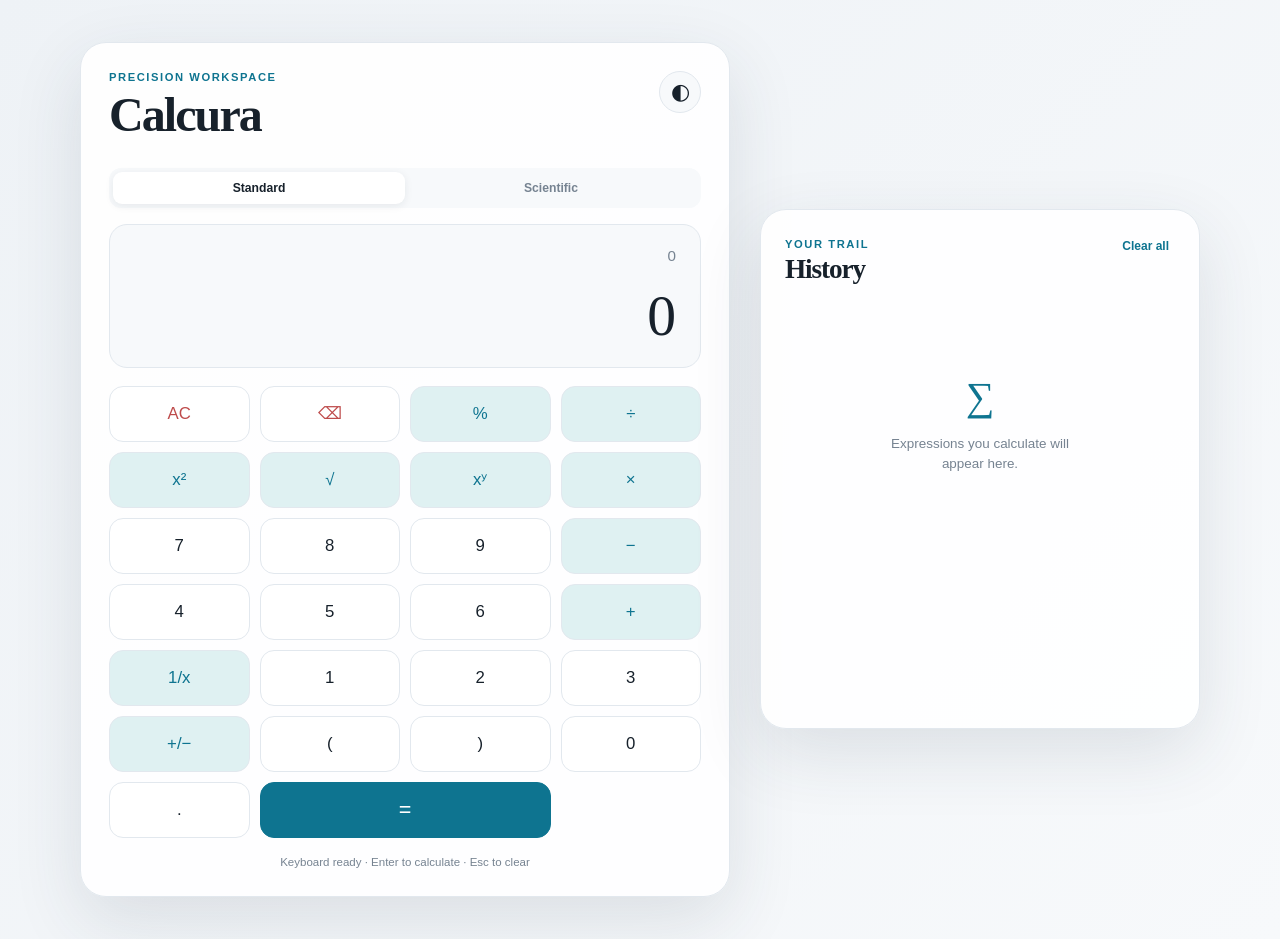
<file: index.html>
<!DOCTYPE html>
<html lang="en">
<head>
    <meta charset="UTF-8">
    <meta name="viewport" content="width=device-width, initial-scale=1.0">
    <meta name="description" content="A responsive standard and scientific calculator.">
    <title>Calcura | Scientific Calculator</title>
    <link rel="stylesheet" href="style.css">
</head>
<body>
    <main class="app-shell">
        <section class="calculator-card" aria-label="Calculator">
            <header class="calculator-header">
                <div>
                    <p class="eyebrow">Precision workspace</p>
                    <h1>Calcura</h1>
                </div>
                <button class="icon-button" id="theme-toggle" type="button" aria-label="Switch to dark mode" title="Toggle light and dark mode">◐</button>
            </header>

            <div class="mode-switch" role="group" aria-label="Calculator mode">
                <button class="mode-button active" data-mode="standard" type="button">Standard</button>
                <button class="mode-button" data-mode="scientific" type="button">Scientific</button>
            </div>

            <section class="display-panel" aria-live="polite">
                <div class="display-expression" id="expression-display">0</div>
                <div class="display-result" id="result-display">0</div>
            </section>

            <div class="keypad" id="keypad">
                <button class="key utility" data-action="clear" type="button">AC</button>
                <button class="key utility" data-action="delete" type="button" aria-label="Delete last character">⌫</button>
                <button class="key operator" data-value="%" type="button">%</button>
                <button class="key operator" data-value="÷" type="button">÷</button>

                <button class="key scientific-only" data-value="sin(" type="button">sin</button>
                <button class="key scientific-only" data-value="cos(" type="button">cos</button>
                <button class="key scientific-only" data-value="tan(" type="button">tan</button>
                <button class="key scientific-only" data-value="log(" type="button">log</button>

                <button class="key function" data-action="square" type="button">x²</button>
                <button class="key function" data-value="√(" type="button">√</button>
                <button class="key function" data-value="^" type="button">xʸ</button>
                <button class="key operator" data-value="×" type="button">×</button>

                <button class="key scientific-only" data-value="ln(" type="button">ln</button>
                <button class="key scientific-only" data-value="π" type="button">π</button>
                <button class="key scientific-only" data-value="e" type="button">e</button>
                <button class="key scientific-only" data-action="factorial" type="button">n!</button>

                <button class="key" data-value="7" type="button">7</button>
                <button class="key" data-value="8" type="button">8</button>
                <button class="key" data-value="9" type="button">9</button>
                <button class="key operator" data-value="-" type="button">−</button>

                <button class="key" data-value="4" type="button">4</button>
                <button class="key" data-value="5" type="button">5</button>
                <button class="key" data-value="6" type="button">6</button>
                <button class="key operator" data-value="+" type="button">+</button>

                <button class="key function" data-action="reciprocal" type="button">1/x</button>
                <button class="key" data-value="1" type="button">1</button>
                <button class="key" data-value="2" type="button">2</button>
                <button class="key" data-value="3" type="button">3</button>

                <button class="key function" data-action="toggle-sign" type="button">+/−</button>
                <button class="key" data-value="(" type="button">(</button>
                <button class="key" data-value=")" type="button">)</button>
                <button class="key" data-value="0" type="button">0</button>

                <button class="key" data-value="." type="button">.</button>
                <button class="key equals" data-action="equals" type="button">=</button>
            </div>
            <p class="keyboard-hint">Keyboard ready · Enter to calculate · Esc to clear</p>
        </section>

        <aside class="history-panel" aria-label="Calculation history">
            <div class="history-heading">
                <div>
                    <p class="eyebrow">Your trail</p>
                    <h2>History</h2>
                </div>
                <button class="text-button" id="clear-history" type="button">Clear all</button>
            </div>
            <div class="history-list" id="history-list">
                <div class="empty-history" id="empty-history">
                    <span class="empty-icon">∑</span>
                    <p>Expressions you calculate will appear here.</p>
                </div>
            </div>
        </aside>
    </main>
    <script src="script.js"></script>
</body>
</html>
</file>
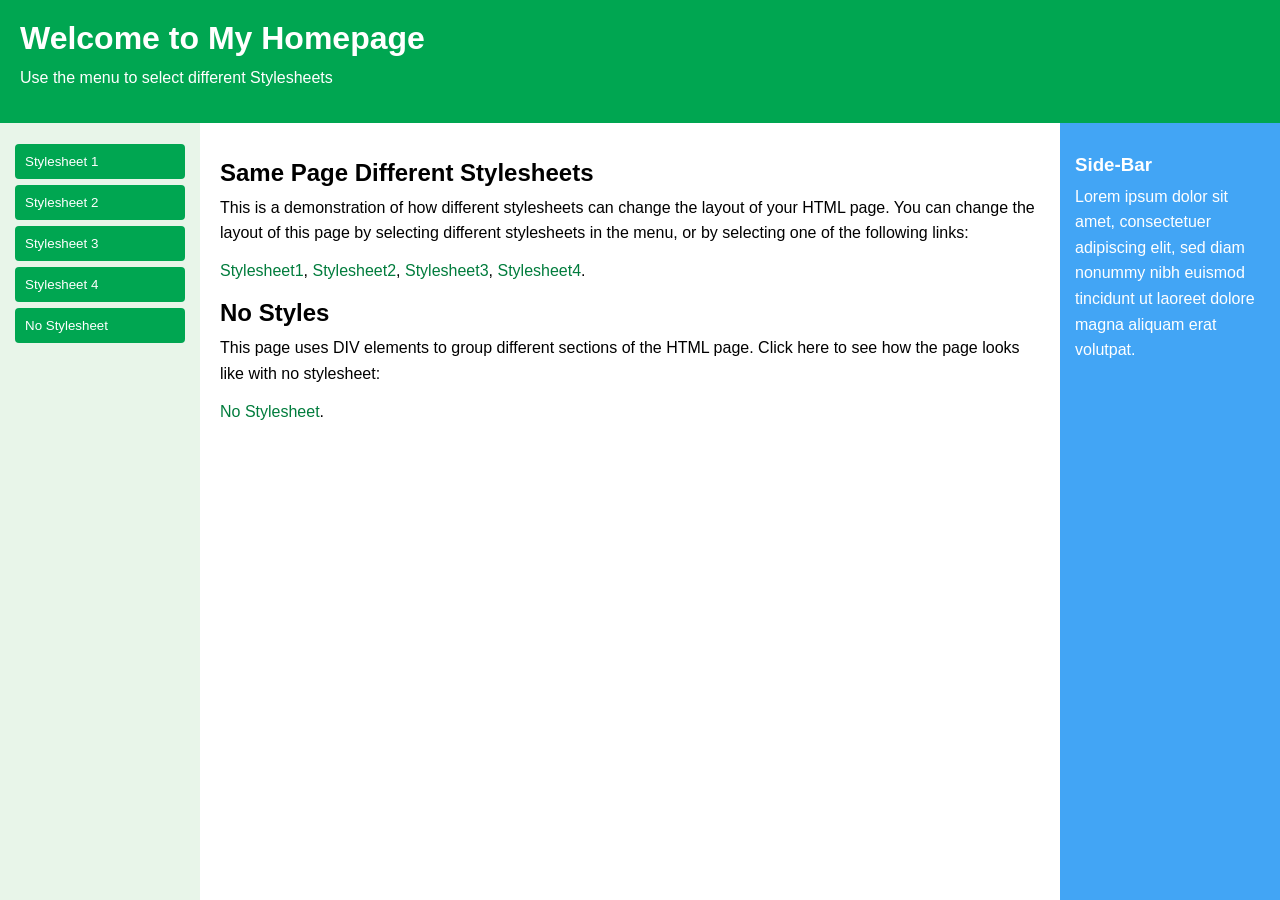
<file: 2day.html>
<!DOCTYPE html>
<html lang="en">
<head>
  <meta charset="UTF-8">
  <meta name="viewport" content="width=device-width, initial-scale=1.0">
  <title>Same Page Different Stylesheets</title>
  <link id="cssLink" rel="stylesheet" href="style1.css">
</head>
<body>
  <header>
    <h1>Welcome to My Homepage</h1>
    <p>Use the menu to select different Stylesheets</p>
  </header>
  <nav id="menu" aria-label="Stylesheet menu">
    <button type="button" data-style="style1.css">Stylesheet 1</button>
    <button type="button" data-style="style2.css">Stylesheet 2</button>
    <button type="button" data-style="style3.css">Stylesheet 3</button>
    <button type="button" data-style="style4.css">Stylesheet 4</button>
    <button type="button" data-style="">No Stylesheet</button>
  </nav>
  <main>
    <h2>Same Page Different Stylesheets</h2>
    <p>This is a demonstration of how different stylesheets can change the layout of your HTML page. You can change the layout of this page by selecting different stylesheets in the menu, or by selecting one of the following links:</p>
    <p><a href="#" data-style="style1.css">Stylesheet1</a>, <a href="#" data-style="style2.css">Stylesheet2</a>, <a href="#" data-style="style3.css">Stylesheet3</a>, <a href="#" data-style="style4.css">Stylesheet4</a>.</p>
    <h2>No Styles</h2>
    <p>This page uses DIV elements to group different sections of the HTML page. Click here to see how the page looks like with no stylesheet:</p>
    <p><a href="#" data-style="">No Stylesheet</a>.</p>
  </main>
  <aside id="sidebar">
    <h3>Side-Bar</h3>
    <p>Lorem ipsum dolor sit amet, consectetuer adipiscing elit, sed diam nonummy nibh euismod tincidunt ut laoreet dolore magna aliquam erat volutpat.</p>
  </aside>
  <script src="script.js"></script>
</body>
</html>
</file>
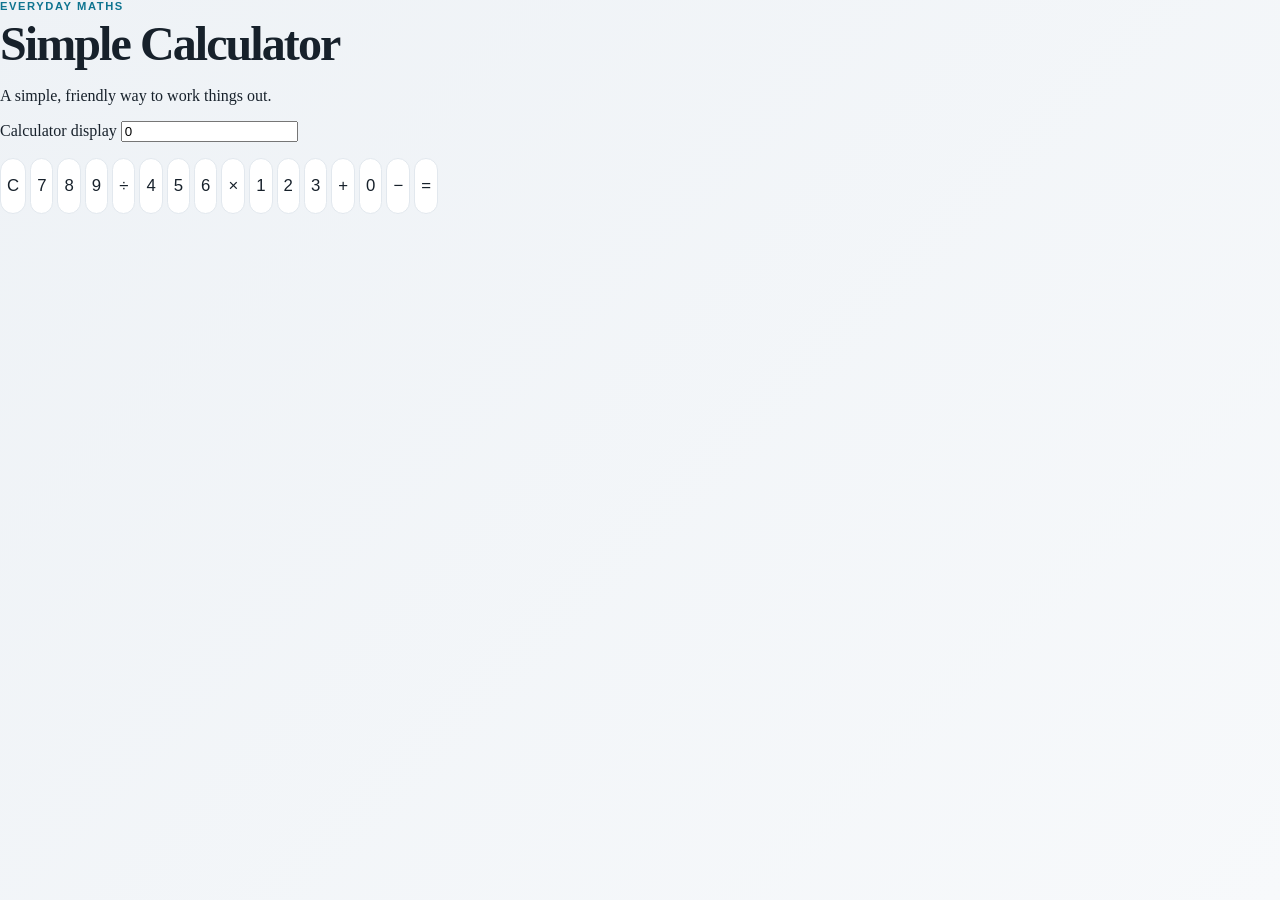
<file: Web (9).html>
<!DOCTYPE html>
<html lang="en">
<head>
    <meta charset="UTF-8">
    <meta name="viewport" content="width=device-width, initial-scale=1.0">
    <link rel="stylesheet" href="style.css">
    <title>Pink Calculator</title>
</head>
<body>
    <main class="calculator-page">
        <section class="calculator" aria-labelledby="calculator-title">
            <div class="calculator-heading">
                <p class="eyebrow">Everyday maths</p>
                <h1 id="calculator-title">Simple <span>Calculator</span></h1>
                <p>A simple, friendly way to work things out.</p>
            </div>

            <div class="display-wrap">
                <label class="sr-only" for="display">Calculator display</label>
                <input id="display" class="display" type="text" value="0" readonly aria-label="Calculator display">
                <p id="message" class="message" role="status" aria-live="polite"></p>
            </div>

            <div class="calculator-keys" aria-label="Calculator buttons">
                <button class="key key-action" data-action="clear" type="button">C</button>
                <button class="key" data-value="7" type="button">7</button>
                <button class="key" data-value="8" type="button">8</button>
                <button class="key" data-value="9" type="button">9</button>
                <button class="key key-operator" data-value="/" type="button">&divide;</button>
                <button class="key" data-value="4" type="button">4</button>
                <button class="key" data-value="5" type="button">5</button>
                <button class="key" data-value="6" type="button">6</button>
                <button class="key key-operator" data-value="*" type="button">&times;</button>
                <button class="key" data-value="1" type="button">1</button>
                <button class="key" data-value="2" type="button">2</button>
                <button class="key" data-value="3" type="button">3</button>
                <button class="key key-operator" data-value="+" type="button">+</button>
                <button class="key" data-value="0" type="button">0</button>
                <button class="key key-operator" data-value="-" type="button">&minus;</button>
                <button class="key key-equals" data-action="calculate" type="button">=</button>
            </div>
        </section>
    </main>
    <script src="script.js"></script>
</body>
</html>
</file>
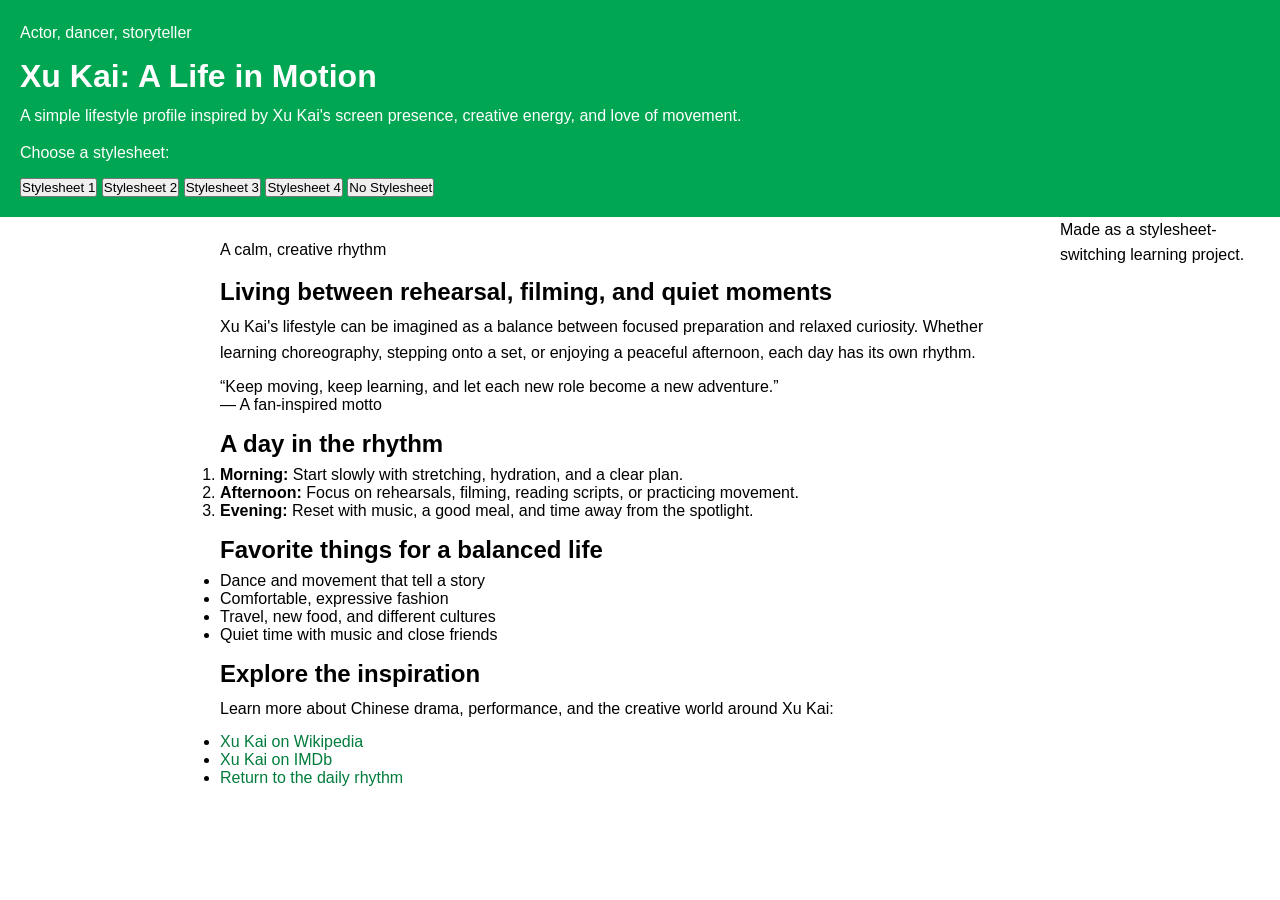
<file: Xu Kai.html>
<!DOCTYPE html>
<html lang="en">
<head>
    <!-- The character set lets the page display text correctly. -->
    <meta charset="UTF-8">
    <!-- This makes the layout fit phones and tablets as well as computers. -->
    <meta name="viewport" content="width=device-width, initial-scale=1.0">
    <title>Xu Kai | A Life in Motion</title>

    <!--
        JavaScript changes this one link to swap the page's appearance.
        The HTML below never changes when a stylesheet button is clicked.
    -->
    <link id="theme-stylesheet" rel="stylesheet" href="style1.css">
</head>
<body>
    <!-- The header contains the page title and the style-switching menu. -->
    <header class="site-header">
        <div class="header-content">
            <p class="eyebrow">Actor, dancer, storyteller</p>
            <h1>Xu Kai: A Life in Motion</h1>
            <p class="intro">A simple lifestyle profile inspired by Xu Kai's screen presence, creative energy, and love of movement.</p>

            <!-- Every button calls the same function with a different CSS filename. -->
            <nav class="style-menu" aria-label="Choose a page stylesheet">
                <p class="menu-label">Choose a stylesheet:</p>
                <button class="style-button active" data-style="style1.css" type="button">Stylesheet 1</button>
                <button class="style-button" data-style="style2.css" type="button">Stylesheet 2</button>
                <button class="style-button" data-style="style3.css" type="button">Stylesheet 3</button>
                <button class="style-button" data-style="style4.css" type="button">Stylesheet 4</button>
                <button class="style-button" data-style="" type="button">No Stylesheet</button>
            </nav>
        </div>
    </header>

    <!-- The main element holds all of the content that remains identical in every style. -->
    <main class="page-content">
        <section class="hero-section">
            <div>
                <p class="section-kicker">A calm, creative rhythm</p>
                <h2>Living between rehearsal, filming, and quiet moments</h2>
                <p>Xu Kai's lifestyle can be imagined as a balance between focused preparation and relaxed curiosity. Whether learning choreography, stepping onto a set, or enjoying a peaceful afternoon, each day has its own rhythm.</p>
            </div>
            <figure class="quote-card">
                <blockquote>“Keep moving, keep learning, and let each new role become a new adventure.”</blockquote>
                <figcaption>— A fan-inspired motto</figcaption>
            </figure>
        </section>

        <section class="content-section" id="daily-rhythm">
            <h2>A day in the rhythm</h2>
            <ol>
                <li><strong>Morning:</strong> Start slowly with stretching, hydration, and a clear plan.</li>
                <li><strong>Afternoon:</strong> Focus on rehearsals, filming, reading scripts, or practicing movement.</li>
                <li><strong>Evening:</strong> Reset with music, a good meal, and time away from the spotlight.</li>
            </ol>
        </section>

        <section class="content-section" id="favorite-things">
            <h2>Favorite things for a balanced life</h2>
            <ul>
                <li>Dance and movement that tell a story</li>
                <li>Comfortable, expressive fashion</li>
                <li>Travel, new food, and different cultures</li>
                <li>Quiet time with music and close friends</li>
            </ul>
        </section>

        <section class="content-section links-section" id="explore">
            <h2>Explore the inspiration</h2>
            <p>Learn more about Chinese drama, performance, and the creative world around Xu Kai:</p>
            <ul>
                <li><a href="https://en.wikipedia.org/wiki/Xu_Kai" target="_blank" rel="noopener">Xu Kai on Wikipedia</a></li>
                <li><a href="https://www.imdb.com/name/nm9577232/" target="_blank" rel="noopener">Xu Kai on IMDb</a></li>
                <li><a href="#daily-rhythm">Return to the daily rhythm</a></li>
            </ul>
        </section>
    </main>

    <!-- The footer closes the page and shows that the content is still ordinary HTML. -->
    <footer class="site-footer">
        <p>Made as a stylesheet-switching learning project.</p>
    </footer>

    <script>
        // Find the link element and all menu buttons once when the page loads.
        const stylesheetLink = document.getElementById('theme-stylesheet');
        const styleButtons = document.querySelectorAll('.style-button');

        // Change only the linked CSS file, then move the green active state.
        function switchStylesheet(selectedStyle, clickedButton) {
            stylesheetLink.disabled = selectedStyle === '';
            stylesheetLink.href = selectedStyle || 'style1.css';

            styleButtons.forEach((button) => button.classList.remove('active'));
            clickedButton.classList.add('active');
        }

        // Give every button the same click behavior.
        styleButtons.forEach((button) => {
            button.addEventListener('click', () => {
                switchStylesheet(button.dataset.style, button);
            });
        });
    </script>
</body>
</html>
</file>
<file: style.css>
:root {
    --background: #eef2f6;
    --surface: #ffffff;
    --surface-soft: #f7f9fb;
    --text: #17212b;
    --muted: #768391;
    --line: #e2e8ee;
    --accent: #0e7490;
    --accent-soft: #dff5f7;
    --operator: #dff1f2;
    --danger: #be4b4b;
    --shadow: 0 24px 70px rgba(38, 57, 73, 0.12);
}

[data-theme="dark"] {
    --background: #12181d;
    --surface: #1b242b;
    --surface-soft: #222d35;
    --text: #edf4f5;
    --muted: #91a2ad;
    --line: #314049;
    --accent: #52c2c8;
    --accent-soft: #22454a;
    --operator: #24484c;
    --danger: #eb8585;
    --shadow: 0 24px 70px rgba(0, 0, 0, 0.27);
}

* { box-sizing: border-box; }

body {
    min-height: 100vh;
    margin: 0;
    color: var(--text);
    background: linear-gradient(135deg, var(--background), var(--surface-soft));
    font-family: Georgia, "Times New Roman", serif;
    transition: background 220ms ease, color 220ms ease;
}

button { font: inherit; }

.app-shell {
    width: min(1120px, calc(100% - 32px));
    min-height: 100vh;
    margin: 0 auto;
    padding: 42px 0;
    display: grid;
    grid-template-columns: minmax(0, 650px) minmax(250px, 1fr);
    align-items: center;
    gap: 30px;
}

.calculator-card, .history-panel {
    background: color-mix(in srgb, var(--surface) 94%, transparent);
    border: 1px solid var(--line);
    border-radius: 26px;
    box-shadow: var(--shadow);
}

.calculator-card { padding: 28px; }

.calculator-header, .history-heading {
    display: flex;
    align-items: flex-start;
    justify-content: space-between;
    gap: 18px;
}

.eyebrow {
    margin: 0 0 4px;
    color: var(--accent);
    font-family: Arial, sans-serif;
    font-size: 0.7rem;
    font-weight: 700;
    letter-spacing: 0.14em;
    text-transform: uppercase;
}

h1, h2 { margin: 0; letter-spacing: -0.04em; }
h1 { font-size: clamp(2rem, 5vw, 3rem); }
h2 { font-size: 1.7rem; }

.icon-button, .text-button, .mode-button, .key { border: 0; cursor: pointer; }
.icon-button {
    width: 42px;
    height: 42px;
    border: 1px solid var(--line);
    border-radius: 50%;
    color: var(--text);
    background: var(--surface-soft);
    font-size: 1.35rem;
    transition: transform 160ms ease, background 160ms ease;
}
.icon-button:hover { transform: rotate(18deg); background: var(--accent-soft); }

.mode-switch {
    display: grid;
    grid-template-columns: 1fr 1fr;
    margin: 26px 0 16px;
    padding: 4px;
    border-radius: 12px;
    background: var(--surface-soft);
}
.mode-button {
    padding: 9px;
    border-radius: 9px;
    color: var(--muted);
    background: transparent;
    font-family: Arial, sans-serif;
    font-size: 0.76rem;
    font-weight: 700;
}
.mode-button.active { color: var(--text); background: var(--surface); box-shadow: 0 2px 8px rgba(20, 40, 50, 0.08); }

.display-panel {
    min-height: 142px;
    padding: 22px 24px;
    border: 1px solid var(--line);
    border-radius: 18px;
    background: var(--surface-soft);
    text-align: right;
    overflow: hidden;
}
.display-expression {
    min-height: 27px;
    color: var(--muted);
    font-family: Arial, sans-serif;
    font-size: 0.95rem;
    overflow-wrap: anywhere;
}
.display-result {
    margin-top: 13px;
    font-size: clamp(2.1rem, 8vw, 3.6rem);
    line-height: 1;
    overflow-wrap: anywhere;
}

.keypad {
    display: grid;
    grid-template-columns: repeat(4, minmax(0, 1fr));
    gap: 10px;
    margin-top: 18px;
}
.key {
    min-height: 56px;
    border: 1px solid var(--line);
    border-radius: 14px;
    color: var(--text);
    background: var(--surface);
    font-family: Arial, sans-serif;
    font-size: 1.05rem;
    transition: transform 120ms ease, background 160ms ease, border-color 160ms ease;
}
.key:hover { border-color: var(--accent); background: var(--surface-soft); }
.key:active { transform: translateY(3px) scale(0.97); }
.key.utility { color: var(--danger); }
.key.operator, .key.function { color: var(--accent); background: var(--operator); }
.key.equals { grid-column: span 2; color: #fff; background: var(--accent); border-color: var(--accent); font-size: 1.35rem; }
.scientific-only { display: none; }
.scientific-mode .scientific-only { display: block; }
.scientific-mode .keypad { grid-template-columns: repeat(4, minmax(0, 1fr)); }

.keyboard-hint {
    margin: 18px 0 0;
    color: var(--muted);
    font-family: Arial, sans-serif;
    font-size: 0.72rem;
    text-align: center;
}

.history-panel { min-height: 520px; padding: 28px 24px; }
.text-button {
    color: var(--accent);
    background: transparent;
    font-family: Arial, sans-serif;
    font-size: 0.75rem;
    font-weight: 700;
}
.text-button:hover { text-decoration: underline; }
.history-list { margin-top: 30px; }
.empty-history { padding: 58px 12px; color: var(--muted); text-align: center; }
.empty-history p { margin: 14px auto 0; max-width: 190px; font-family: Arial, sans-serif; font-size: 0.84rem; line-height: 1.5; }
.empty-icon { display: block; color: var(--accent); font-size: 2.5rem; }
.history-item {
    padding: 16px 0;
    border-bottom: 1px solid var(--line);
    cursor: pointer;
}
.history-item:first-child { padding-top: 0; }
.history-expression { color: var(--muted); font-family: Arial, sans-serif; font-size: 0.78rem; overflow-wrap: anywhere; }
.history-result { margin-top: 5px; font-size: 1.35rem; overflow-wrap: anywhere; }

@media (max-width: 820px) {
    .app-shell { grid-template-columns: 1fr; max-width: 650px; padding: 22px 0 34px; }
    .history-panel { min-height: auto; }
}

@media (max-width: 480px) {
    .app-shell { width: min(100% - 18px, 650px); }
    .calculator-card { padding: 18px 12px; border-radius: 20px; }
    .display-panel { min-height: 125px; padding: 18px 15px; }
    .keypad { gap: 7px; margin-top: 12px; }
    .key { min-height: 50px; border-radius: 11px; font-size: 0.95rem; }
    .history-panel { padding: 22px 18px; border-radius: 20px; }
}
</file>
<file: style1.css>
* {
  box-sizing: border-box;
  margin: 0;
  padding: 0;
  font-family: Arial, sans-serif;
}

body {
  display: grid;
  grid-template-columns: 200px 1fr 220px;
  grid-template-rows: auto 1fr;
  min-height: 100vh;
}

header {
  grid-column: 1 / -1;
  padding: 20px;
  background: #00a651;
  color: white;
}

header h1 { margin-bottom: 8px; }

#menu {
  grid-column: 1 / 2;
  padding: 15px;
  background: #e8f5e9;
}

#menu button {
  display: block;
  width: 100%;
  margin: 6px 0;
  padding: 10px;
  border: none;
  border-radius: 4px;
  background: #00a651;
  color: white;
  cursor: pointer;
  text-align: left;
}

#menu button.active {
  background: #007c3c;
  font-weight: bold;
}

main {
  grid-column: 2 / 3;
  padding: 20px;
}

#sidebar {
  grid-column: 3 / 4;
  padding: 15px;
  background: #42a5f5;
  color: white;
}

h2, h3 { margin: 16px 0 8px; }
p { margin-bottom: 12px; line-height: 1.6; }
a { color: #007c3c; text-decoration: none; }
a:hover { text-decoration: underline; }
</file>
